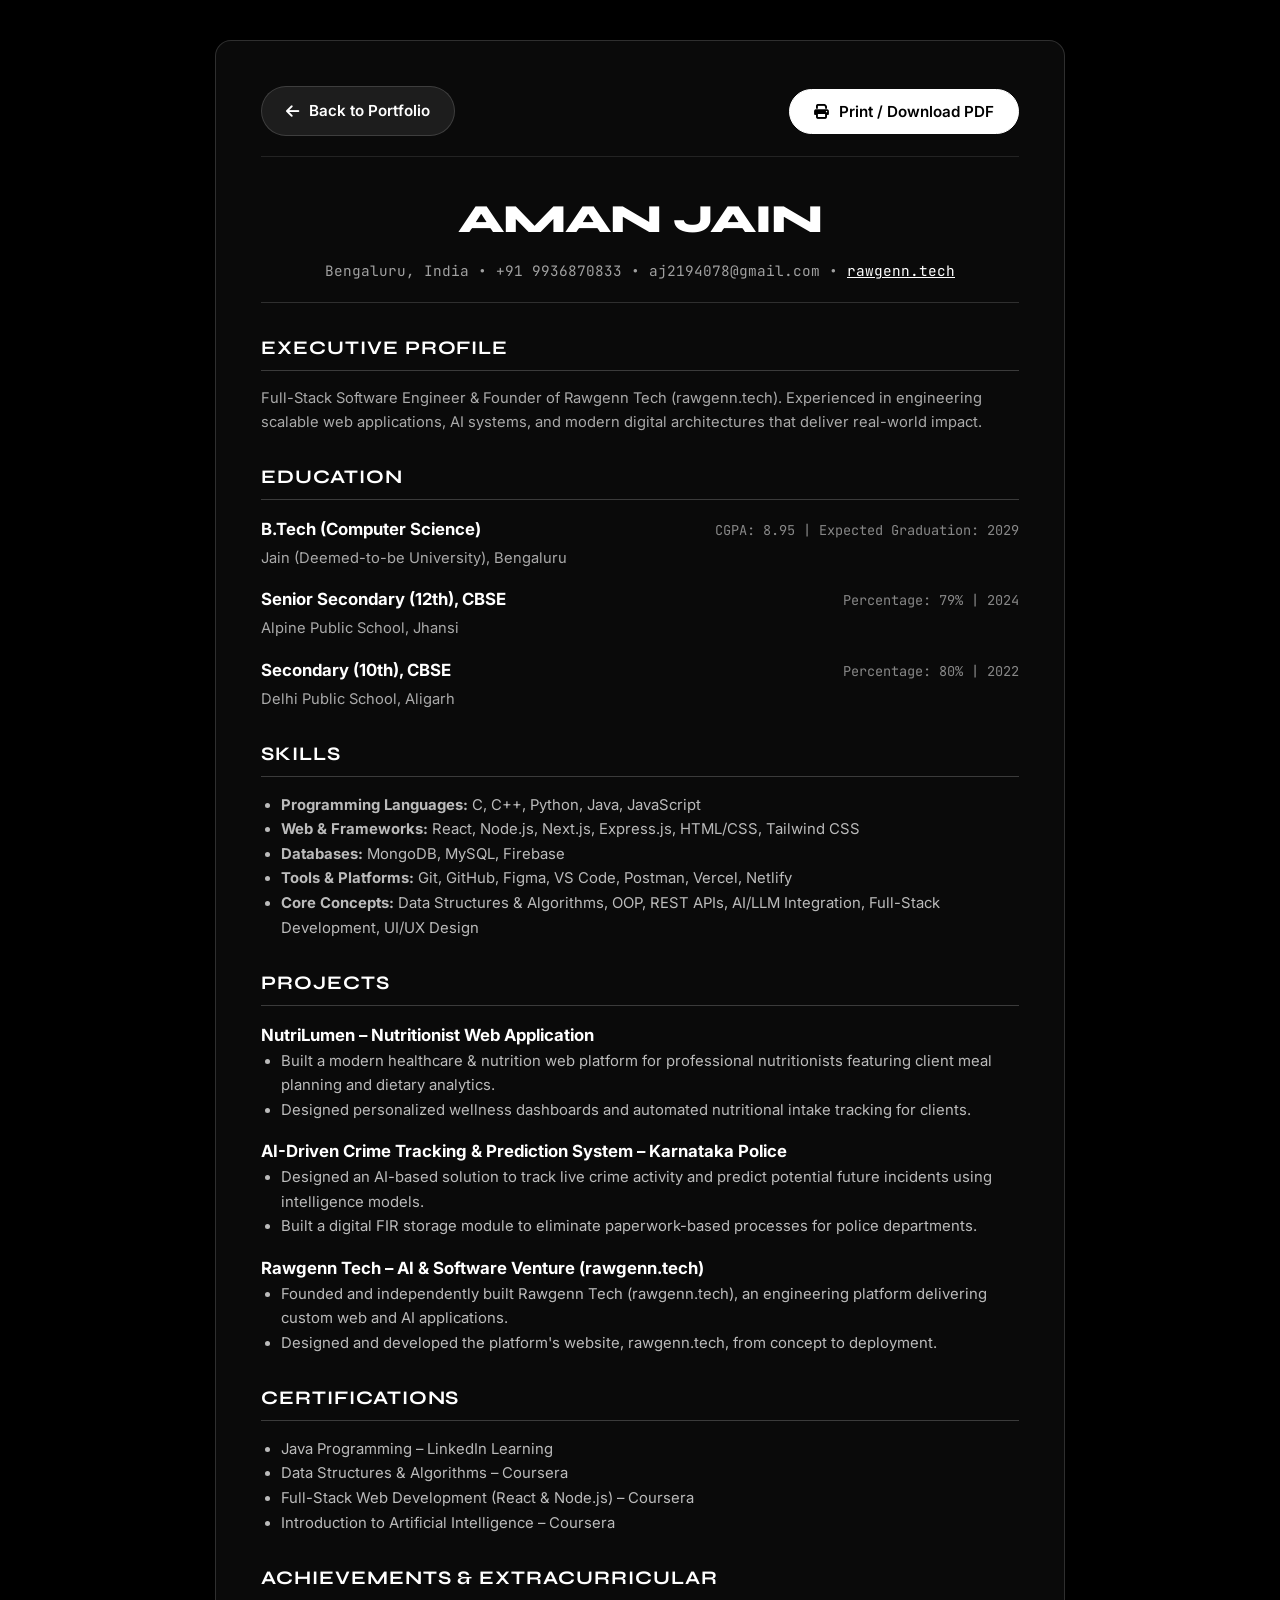
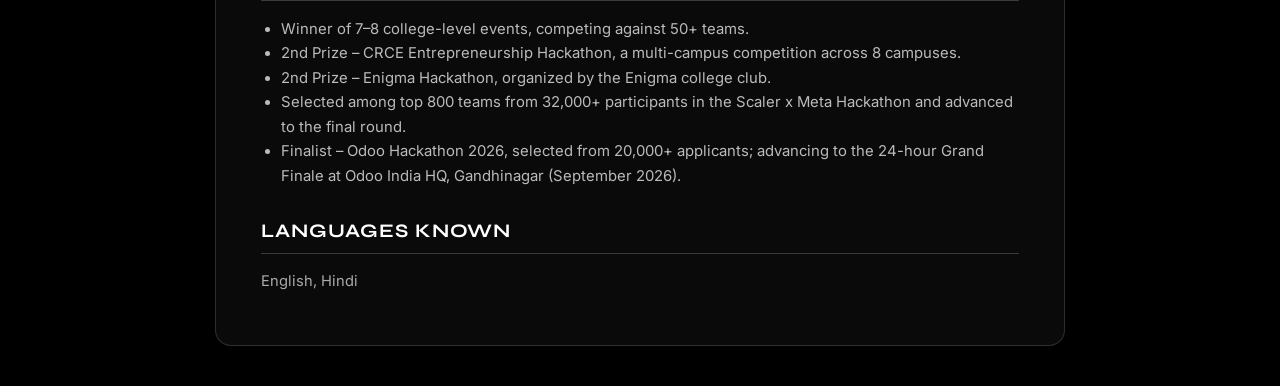
<file: cv.html>
<!DOCTYPE html>
<html lang="en">
<head>
  <meta charset="UTF-8">
  <meta name="viewport" content="width=device-width, initial-scale=1.0">
  <title>Aman Jain | Curriculum Vitae (CV)</title>
  <link rel="preconnect" href="https://fonts.googleapis.com">
  <link rel="preconnect" href="https://fonts.gstatic.com" crossorigin>
  <link href="https://fonts.googleapis.com/css2?family=Inter:wght@300;400;500;600;700&family=Syne:wght@700;800&family=JetBrains+Mono:wght@400;500&display=swap" rel="stylesheet">
  <link rel="stylesheet" href="https://cdnjs.cloudflare.com/ajax/libs/font-awesome/6.4.0/css/all.min.css">
  <link rel="stylesheet" href="style.css?v=2000">
  <style>
    body {
      background-color: #000000 !important;
      color: #ffffff !important;
      padding: 40px 20px;
      font-family: 'Inter', sans-serif;
    }
    .cv-container {
      max-width: 850px;
      margin: 0 auto;
      background: #0a0a0a;
      border: 1px solid rgba(255, 255, 255, 0.15);
      border-radius: 16px;
      padding: 45px;
      box-shadow: 0 20px 50px rgba(0, 0, 0, 0.8);
    }
    .cv-top-bar {
      display: flex;
      justify-content: space-between;
      align-items: center;
      margin-bottom: 30px;
      padding-bottom: 20px;
      border-bottom: 1px solid rgba(255, 255, 255, 0.1);
    }
    .cv-name {
      font-family: 'Syne', sans-serif;
      font-size: 2.5rem;
      font-weight: 800;
      letter-spacing: -0.02em;
      text-align: center;
      margin-bottom: 8px;
    }
    .cv-contact {
      font-family: 'JetBrains Mono', monospace;
      font-size: 0.9rem;
      color: #a0a0a0;
      text-align: center;
      margin-bottom: 30px;
      padding-bottom: 20px;
      border-bottom: 1px solid rgba(255, 255, 255, 0.15);
    }
    .cv-contact a {
      color: #ffffff;
      text-decoration: underline;
    }
    .cv-section-title {
      font-family: 'Syne', sans-serif;
      font-size: 1.2rem;
      font-weight: 700;
      text-transform: uppercase;
      letter-spacing: 0.05em;
      color: #ffffff;
      border-bottom: 1px solid rgba(255, 255, 255, 0.2);
      padding-bottom: 6px;
      margin-top: 28px;
      margin-bottom: 16px;
    }
    .cv-item {
      margin-bottom: 16px;
    }
    .cv-item-flex {
      display: flex;
      justify-content: space-between;
      align-items: baseline;
      flex-wrap: wrap;
    }
    .cv-item-title {
      font-weight: 700;
      font-size: 1.05rem;
      color: #ffffff;
    }
    .cv-item-meta {
      font-family: 'JetBrains Mono', monospace;
      font-size: 0.85rem;
      color: #888888;
    }
    .cv-item-sub {
      color: #aaaaaa;
      font-size: 0.92rem;
      margin-top: 4px;
      margin-bottom: 6px;
    }
    .cv-bullet-list {
      padding-left: 20px;
      color: #bbbbbb;
      font-size: 0.93rem;
      line-height: 1.65;
    }
    @media print {
      body { background: #ffffff !important; color: #000000 !important; }
      .cv-container { background: #ffffff !important; border: none !important; box-shadow: none !important; color: #000000 !important; }
      .cv-top-bar { display: none !important; }
      .cv-name, .cv-section-title, .cv-item-title { color: #000000 !important; }
      .cv-contact, .cv-item-meta, .cv-item-sub, .cv-bullet-list { color: #333333 !important; }
    }
  </style>
</head>
<body>
  <div class="cv-container">
    <div class="cv-top-bar">
      <a href="/" class="btn btn-outline"><i class="fa-solid fa-arrow-left"></i> Back to Portfolio</a>
      <button onclick="window.print()" class="btn btn-primary"><i class="fa-solid fa-print"></i> Print / Download PDF</button>
    </div>

    <div class="cv-name">AMAN JAIN</div>
    <div class="cv-contact">
      Bengaluru, India • +91 9936870833 • aj2194078@gmail.com • <a href="https://rawgenn.tech" target="_blank" rel="noopener">rawgenn.tech</a>
    </div>

    <div class="cv-section-title">Executive Profile</div>
    <p class="cv-item-sub">
      Full-Stack Software Engineer & Founder of Rawgenn Tech (rawgenn.tech). Experienced in engineering scalable web applications, AI systems, and modern digital architectures that deliver real-world impact.
    </p>

    <div class="cv-section-title">Education</div>
    <div class="cv-item">
      <div class="cv-item-flex">
        <span class="cv-item-title">B.Tech (Computer Science)</span>
        <span class="cv-item-meta">CGPA: 8.95 | Expected Graduation: 2029</span>
      </div>
      <div class="cv-item-sub">Jain (Deemed-to-be University), Bengaluru</div>
    </div>

    <div class="cv-item">
      <div class="cv-item-flex">
        <span class="cv-item-title">Senior Secondary (12th), CBSE</span>
        <span class="cv-item-meta">Percentage: 79% | 2024</span>
      </div>
      <div class="cv-item-sub">Alpine Public School, Jhansi</div>
    </div>

    <div class="cv-item">
      <div class="cv-item-flex">
        <span class="cv-item-title">Secondary (10th), CBSE</span>
        <span class="cv-item-meta">Percentage: 80% | 2022</span>
      </div>
      <div class="cv-item-sub">Delhi Public School, Aligarh</div>
    </div>

    <div class="cv-section-title">Skills</div>
    <ul class="cv-bullet-list">
      <li><strong>Programming Languages:</strong> C, C++, Python, Java, JavaScript</li>
      <li><strong>Web & Frameworks:</strong> React, Node.js, Next.js, Express.js, HTML/CSS, Tailwind CSS</li>
      <li><strong>Databases:</strong> MongoDB, MySQL, Firebase</li>
      <li><strong>Tools & Platforms:</strong> Git, GitHub, Figma, VS Code, Postman, Vercel, Netlify</li>
      <li><strong>Core Concepts:</strong> Data Structures & Algorithms, OOP, REST APIs, AI/LLM Integration, Full-Stack Development, UI/UX Design</li>
    </ul>

    <div class="cv-section-title">Projects</div>
    <div class="cv-item">
      <div class="cv-item-title">NutriLumen – Nutritionist Web Application</div>
      <ul class="cv-bullet-list">
        <li>Built a modern healthcare & nutrition web platform for professional nutritionists featuring client meal planning and dietary analytics.</li>
        <li>Designed personalized wellness dashboards and automated nutritional intake tracking for clients.</li>
      </ul>
    </div>

    <div class="cv-item">
      <div class="cv-item-title">AI-Driven Crime Tracking & Prediction System – Karnataka Police</div>
      <ul class="cv-bullet-list">
        <li>Designed an AI-based solution to track live crime activity and predict potential future incidents using intelligence models.</li>
        <li>Built a digital FIR storage module to eliminate paperwork-based processes for police departments.</li>
      </ul>
    </div>

    <div class="cv-item">
      <div class="cv-item-title">Rawgenn Tech – AI & Software Venture (rawgenn.tech)</div>
      <ul class="cv-bullet-list">
        <li>Founded and independently built Rawgenn Tech (rawgenn.tech), an engineering platform delivering custom web and AI applications.</li>
        <li>Designed and developed the platform's website, rawgenn.tech, from concept to deployment.</li>
      </ul>
    </div>

    <div class="cv-section-title">Certifications</div>
    <ul class="cv-bullet-list">
      <li>Java Programming – LinkedIn Learning</li>
      <li>Data Structures & Algorithms – Coursera</li>
      <li>Full-Stack Web Development (React & Node.js) – Coursera</li>
      <li>Introduction to Artificial Intelligence – Coursera</li>
    </ul>

    <div class="cv-section-title">Achievements & Extracurricular</div>
    <ul class="cv-bullet-list">
      <li>Winner of 7–8 college-level events, competing against 50+ teams.</li>
      <li>2nd Prize – CRCE Entrepreneurship Hackathon, a multi-campus competition across 8 campuses.</li>
      <li>2nd Prize – Enigma Hackathon, organized by the Enigma college club.</li>
      <li>Selected among top 800 teams from 32,000+ participants in the Scaler x Meta Hackathon and advanced to the final round.</li>
      <li>Finalist – Odoo Hackathon 2026, selected from 20,000+ applicants; advancing to the 24-hour Grand Finale at Odoo India HQ, Gandhinagar (September 2026).</li>
    </ul>

    <div class="cv-section-title">Languages Known</div>
    <p class="cv-item-sub">English, Hindi</p>
  </div>
</body>
</html>
</file>
<file: style.css>
/* ==========================================================================
   PURE BLACK & WHITE MONOCHROME DUAL-THEME PORTFOLIO STYLESHEET
   ========================================================================== */

/* --- Theme Tokens & CSS Custom Variables --- */
:root {
  --bg-dark: #000000;
  --bg-surface: rgba(8, 8, 8, 0.4);
  --bg-card: rgba(12, 12, 12, 0.45);
  --bg-card-hover: rgba(24, 24, 24, 0.65);

  --border-color: rgba(255, 255, 255, 0.14);
  --border-glow: rgba(255, 255, 255, 0.4);

  --text-main: #ffffff;
  --text-muted: #a0a0a0;
  --text-dim: #666666;

  --btn-primary-bg: #ffffff;
  --btn-primary-text: #000000;
  --btn-primary-hover: #e0e0e0;

  --btn-glass-bg: rgba(255, 255, 255, 0.08);
  --btn-glass-border: rgba(255, 255, 255, 0.15);
  --btn-glass-text: #ffffff;

  --nav-bg: rgba(10, 10, 10, 0.75);
  --input-bg: rgba(5, 5, 5, 0.5);
  --modal-bg: rgba(10, 10, 10, 0.92);

  --font-heading: 'Syne', sans-serif;
  --font-body: 'Inter', sans-serif;
  --font-code: 'JetBrains Mono', monospace;

  --shadow-lg: 0 20px 50px rgba(0, 0, 0, 0.9);
  --radius-sm: 6px;
  --radius-md: 12px;
  --radius-lg: 18px;
  --radius-full: 9999px;

  --transition-fast: 0.2s cubic-bezier(0.4, 0, 0.2, 1);
  --transition-normal: 0.35s cubic-bezier(0.4, 0, 0.2, 1);
}



/* --- Global Reset & Base Styles --- */
*, *::before, *::after {
  box-sizing: border-box;
  margin: 0;
  padding: 0;
}

html {
  scroll-behavior: smooth;
  font-size: 16px;
  background-color: var(--bg-dark);
  color: var(--text-main);
  font-family: var(--font-body);
  overflow-x: hidden;
  transition: background-color var(--transition-normal), color var(--transition-normal);
}

body {
  background-color: var(--bg-dark);
  color: var(--text-main);
  line-height: 1.6;
  min-height: 100vh;
  position: relative;
  transition: background-color var(--transition-normal), color var(--transition-normal);
}

/* Custom Scrollbar */
::-webkit-scrollbar {
  width: 8px;
}
::-webkit-scrollbar-track {
  background: var(--bg-dark);
}
::-webkit-scrollbar-thumb {
  background: var(--border-color);
  border-radius: var(--radius-full);
}
::-webkit-scrollbar-thumb:hover {
  background: var(--text-main);
}

/* Typography Utilities */
h1, h2, h3, h4, h5, h6 {
  font-family: var(--font-heading);
  letter-spacing: -0.02em;
  line-height: 1.2;
  color: var(--text-main);
}

a {
  color: inherit;
  text-decoration: none;
}

button, input, select, textarea {
  font-family: inherit;
  color: inherit;
  outline: none;
}

.text-gradient {
  color: var(--text-main);
  background: none;
  -webkit-text-fill-color: initial;
}

/* --- Custom Cursor --- */
.cursor-dot {
  width: 6px;
  height: 6px;
  background-color: var(--text-main);
  border-radius: 50%;
  position: fixed;
  top: 0;
  left: 0;
  pointer-events: none;
  z-index: 9999;
  transform: translate(-50%, -50%);
  transition: transform 0.1s ease, background-color var(--transition-normal);
}

.cursor-ring {
  width: 34px;
  height: 34px;
  border: 1px solid var(--border-glow);
  border-radius: 50%;
  position: fixed;
  top: 0;
  left: 0;
  pointer-events: none;
  z-index: 9998;
  transform: translate(-50%, -50%);
  transition: width 0.25s ease, height 0.25s ease, border-color 0.25s ease, transform 0.15s ease-out;
}

.cursor-ring.active {
  width: 50px;
  height: 50px;
  border-color: var(--text-main);
  background: rgba(128, 128, 128, 0.1);
}

@media (max-width: 768px) {
  .cursor-dot, .cursor-ring {
    display: none;
  }
}

/* --- WebGL 3D Canvas --- */
#heroCanvas {
  position: fixed;
  top: 0;
  left: 0;
  width: 100%;
  max-width: 100%;
  height: 100vh;
  z-index: 1;
  pointer-events: none;
  background: var(--bg-dark);
  transition: background var(--transition-normal);
}

/* --- Layout Container & Section System --- */
.container {
  width: 90%;
  max-width: 1280px;
  margin: 0 auto;
  position: relative;
  z-index: 2;
}

.section {
  padding: 110px 0;
  position: relative;
  z-index: 2;
}

.section-tag {
  font-family: var(--font-code);
  color: var(--text-muted);
  font-size: 0.88rem;
  font-weight: 500;
  letter-spacing: 0.15em;
  display: block;
  margin-bottom: 10px;
  text-transform: uppercase;
}

.section-title {
  font-size: 2.75rem;
  font-weight: 800;
  color: var(--text-main);
  margin-bottom: 14px;
}

.section-desc {
  color: var(--text-muted);
  font-size: 1.1rem;
  max-width: 650px;
}

.section-header.center {
  text-align: center;
  margin-bottom: 60px;
}

.section-header.center .section-desc {
  margin: 0 auto;
}

.section-header-row {
  display: flex;
  justify-content: space-between;
  align-items: flex-end;
  margin-bottom: 50px;
  flex-wrap: wrap;
  gap: 20px;
}

/* --- Glassmorphism Panel Component --- */
.glass-panel {
  background: var(--bg-card);
  backdrop-filter: blur(16px);
  -webkit-backdrop-filter: blur(16px);
  border: 1px solid var(--border-color);
  border-radius: var(--radius-lg);
  box-shadow: var(--shadow-lg);
  transition: transform var(--transition-normal), border-color var(--transition-normal), background-color var(--transition-normal);
}

.glass-panel:hover {
  border-color: var(--text-main);
}

/* --- Button System --- */
.btn {
  display: inline-flex;
  align-items: center;
  justify-content: center;
  gap: 10px;
  padding: 12px 24px;
  border-radius: var(--radius-full);
  font-weight: 600;
  font-size: 0.95rem;
  cursor: pointer;
  border: 1px solid transparent;
  transition: all var(--transition-fast);
  white-space: nowrap;
}

.btn-lg {
  padding: 15px 32px;
  font-size: 1.05rem;
}

.btn-primary, .btn-gradient {
  background: var(--btn-primary-bg);
  color: var(--btn-primary-text);
  border: 1px solid var(--btn-primary-bg);
}

.btn-primary:hover, .btn-gradient:hover {
  background: var(--btn-primary-hover);
  border-color: var(--btn-primary-hover);
  transform: translateY(-2px);
}

.btn-glass, .btn-outline {
  background: var(--btn-glass-bg);
  border: 1px solid var(--btn-glass-border);
  color: var(--btn-glass-text);
}

.btn-glass:hover, .btn-outline:hover {
  background: var(--text-main);
  color: var(--bg-dark);
  border-color: var(--text-main);
  transform: translateY(-2px);
}

.btn-full {
  width: 100%;
}

/* --- Theme Toggle Button (Disabled & Hidden) --- */
.theme-toggle-btn {
  display: none !important;
}

/* --- Navigation Header --- */
.navbar {
  position: fixed;
  top: 0;
  left: 0;
  right: 0;
  z-index: 1000;
  padding: 20px 0;
  transition: all var(--transition-normal);
}

.navbar.scrolled {
  padding: 12px 0;
  background: var(--nav-bg);
  backdrop-filter: blur(20px);
  -webkit-backdrop-filter: blur(20px);
  border-bottom: 1px solid var(--border-color);
}

.nav-container {
  width: 90%;
  max-width: 1280px;
  margin: 0 auto;
  display: flex;
  align-items: center;
  justify-content: space-between;
}

.logo {
  font-family: var(--font-heading);
  font-size: 1.4rem;
  font-weight: 800;
  letter-spacing: -0.02em;
  color: var(--text-main);
}

.logo-accent {
  color: var(--text-main);
}

.nav-links {
  display: flex;
  align-items: center;
  gap: 32px;
  background: var(--nav-bg);
  padding: 8px 24px;
  border-radius: var(--radius-full);
  border: 1px solid var(--border-color);
  backdrop-filter: blur(12px);
}

.nav-link {
  font-size: 0.9rem;
  font-weight: 500;
  color: var(--text-muted);
  transition: color var(--transition-fast);
  position: relative;
}

.nav-link:hover, .nav-link.active {
  color: var(--text-main);
}

.nav-link.active::after {
  content: '';
  position: absolute;
  bottom: -6px;
  left: 50%;
  transform: translateX(-50%);
  width: 16px;
  height: 2px;
  background: var(--text-main);
  border-radius: 2px;
}

.nav-actions {
  display: flex;
  align-items: center;
  gap: 14px;
}

.mobile-menu-toggle {
  display: none;
  background: transparent;
  border: none;
  color: var(--text-main);
  font-size: 1.4rem;
  cursor: pointer;
}

/* --- Hero Section --- */
.hero-section {
  min-height: 100vh;
  display: flex;
  flex-direction: column;
  justify-content: center;
  align-items: center;
  padding: 140px 20px 60px;
  position: relative;
  z-index: 2;
  text-align: center;
}

.hero-content {
  max-width: 900px;
  margin: 0 auto;
}

.hero-badge {
  display: inline-flex;
  align-items: center;
  gap: 10px;
  padding: 8px 20px;
  border-radius: var(--radius-full);
  background: var(--btn-glass-bg);
  border: 1px solid var(--border-color);
  color: var(--text-main);
  font-size: 0.85rem;
  font-weight: 600;
  margin-bottom: 30px;
}

.pulse-dot {
  width: 8px;
  height: 8px;
  background-color: var(--text-main);
  border-radius: 50%;
  box-shadow: 0 0 10px var(--text-main);
  animation: pulse 2s infinite;
}

@keyframes pulse {
  0% { transform: scale(0.95); opacity: 1; }
  50% { transform: scale(1.2); opacity: 0.4; }
  100% { transform: scale(0.95); opacity: 1; }
}

.hero-title {
  font-size: clamp(2.8rem, 6.5vw, 5.5rem);
  font-weight: 800;
  line-height: 1.05;
  margin-bottom: 24px;
  letter-spacing: -0.03em;
  color: var(--text-main);
}

.hero-subtitle {
  font-size: clamp(1.05rem, 2vw, 1.25rem);
  color: var(--text-muted);
  max-width: 680px;
  margin: 0 auto 40px;
  line-height: 1.7;
}

.hero-cta-group {
  display: flex;
  align-items: center;
  justify-content: center;
  gap: 18px;
  flex-wrap: wrap;
  margin-bottom: 50px;
}

/* Quick Social Dock */
.social-dock {
  display: inline-flex;
  align-items: center;
  gap: 14px;
  padding: 10px 22px;
  background: var(--nav-bg);
  border-radius: var(--radius-full);
  border: 1px solid var(--border-color);
  backdrop-filter: blur(14px);
  margin-bottom: 35px;
  position: relative;
  z-index: 5;
}

.social-dock-item {
  width: 40px;
  height: 40px;
  border-radius: 50%;
  display: flex;
  align-items: center;
  justify-content: center;
  color: var(--text-muted);
  font-size: 1.1rem;
  background: transparent;
  border: none;
  cursor: pointer;
  transition: all var(--transition-fast);
}

.social-dock-item:hover {
  color: var(--bg-dark);
  background: var(--text-main);
  transform: translateY(-3px);
}

/* Scroll Indicator */
.scroll-indicator {
  display: flex;
  flex-direction: column;
  align-items: center;
  gap: 8px;
  opacity: 0.75;
  margin-top: 20px;
  position: relative;
  z-index: 4;
}

.scroll-text {
  font-size: 0.75rem;
  font-family: var(--font-code);
  text-transform: uppercase;
  letter-spacing: 0.1em;
  color: var(--text-muted);
}

.mouse-icon {
  width: 20px;
  height: 32px;
  border: 1.5px solid var(--text-muted);
  border-radius: 12px;
  position: relative;
}

.wheel {
  width: 3px;
  height: 6px;
  background: var(--text-main);
  border-radius: 2px;
  position: absolute;
  top: 6px;
  left: 50%;
  transform: translateX(-50%);
  animation: scrollWheel 1.8s infinite;
}

@keyframes scrollWheel {
  0% { opacity: 1; transform: translate(-50%, 0); }
  100% { opacity: 0; transform: translate(-50%, 12px); }
}

/* --- Terminal CLI --- */
.terminal-card {
  max-width: 850px;
  margin: 0 auto;
  border-radius: var(--radius-lg);
  overflow: hidden;
  border: 1px solid var(--border-color);
  background: var(--terminal-bg);
  box-shadow: var(--shadow-lg);
}

.terminal-header {
  background: var(--nav-bg);
  padding: 12px 18px;
  display: flex;
  align-items: center;
  justify-content: space-between;
  border-bottom: 1px solid var(--border-color);
}

.terminal-dots {
  display: flex;
  gap: 8px;
}

.dot {
  width: 12px;
  height: 12px;
  border-radius: 50%;
  background: var(--border-color);
}

.terminal-title {
  font-family: var(--font-code);
  font-size: 0.82rem;
  color: var(--text-muted);
}

.terminal-body {
  padding: 24px;
  min-height: 200px;
  max-height: 320px;
  overflow-y: auto;
  font-family: var(--font-code);
  font-size: 0.92rem;
  display: flex;
  flex-direction: column;
  gap: 8px;
  line-height: 1.6;
}

.terminal-line {
  color: var(--text-main);
  word-break: break-word;
}

.terminal-line.text-muted {
  color: var(--text-muted);
}

.cmd-highlight {
  color: var(--text-main);
  font-weight: 700;
  text-decoration: underline;
}

.terminal-shortcuts {
  padding: 12px 24px;
  display: flex;
  align-items: center;
  gap: 10px;
  flex-wrap: wrap;
  border-top: 1px solid var(--border-color);
  background: rgba(128, 128, 128, 0.05);
}

.shortcut-label {
  font-family: var(--font-code);
  font-size: 0.78rem;
  color: var(--text-dim);
}

.cmd-pill {
  font-family: var(--font-code);
  font-size: 0.78rem;
  padding: 4px 12px;
  border-radius: var(--radius-sm);
  background: var(--btn-glass-bg);
  border: 1px solid var(--border-color);
  color: var(--text-main);
  cursor: pointer;
  transition: all var(--transition-fast);
}

.cmd-pill:hover {
  background: var(--text-main);
  color: var(--bg-dark);
}

.terminal-input-row {
  display: flex;
  align-items: center;
  gap: 12px;
  padding: 14px 24px;
  background: var(--bg-dark);
  border-top: 1px solid var(--border-color);
}

.prompt-user {
  font-family: var(--font-code);
  font-size: 0.9rem;
  color: var(--text-main);
  font-weight: 600;
}

.terminal-input-row input {
  flex-grow: 1;
  background: transparent;
  border: none;
  font-family: var(--font-code);
  font-size: 0.92rem;
  color: var(--text-main);
}

/* --- Specializations Grid --- */
.specializations-grid {
  display: grid;
  grid-template-columns: repeat(auto-fill, minmax(260px, 1fr));
  gap: 24px;
}

.spec-card {
  padding: 35px 28px;
  transition: all var(--transition-normal);
}

.spec-card:hover {
  transform: translateY(-6px);
  border-color: var(--text-main);
}

.spec-icon {
  font-size: 2.2rem;
  color: var(--text-main);
  margin-bottom: 20px;
}

.spec-card h3 {
  font-size: 1.3rem;
  margin-bottom: 12px;
  color: var(--text-main);
}

.spec-card p {
  color: var(--text-muted);
  font-size: 0.92rem;
  line-height: 1.6;
}

/* --- About Section --- */
.about-grid {
  display: grid;
  grid-template-columns: 1.2fr 0.8fr;
  gap: 30px;
  align-items: center;
}

.about-card {
  padding: 45px;
}

.about-bio h3 {
  font-size: 1.8rem;
  margin-bottom: 20px;
  color: var(--text-main);
}

.about-bio h3 .highlight {
  color: var(--text-main);
  text-decoration: underline;
  text-underline-offset: 6px;
}

.about-bio p {
  color: var(--text-muted);
  font-size: 1.05rem;
  line-height: 1.7;
  margin-bottom: 18px;
}

.about-actions {
  display: flex;
  gap: 16px;
  margin-top: 30px;
  flex-wrap: wrap;
}

.stats-grid {
  display: grid;
  grid-template-columns: repeat(2, 1fr);
  gap: 20px;
}

.stat-card {
  padding: 30px 24px;
  text-align: center;
}

.stat-icon {
  font-size: 1.6rem;
  color: var(--text-main);
  margin-bottom: 12px;
}

.stat-value {
  font-family: var(--font-heading);
  font-size: 2.5rem;
  font-weight: 800;
  color: var(--text-main);
  line-height: 1;
  margin-bottom: 8px;
}

.stat-label {
  font-size: 0.85rem;
  color: var(--text-muted);
  text-transform: uppercase;
  letter-spacing: 0.05em;
}

/* --- Skills Section --- */
.skills-categories {
  display: grid;
  grid-template-columns: repeat(3, 1fr);
  gap: 30px;
}

.skill-category-card {
  padding: 35px 30px;
}

.category-header {
  display: flex;
  align-items: center;
  gap: 14px;
  margin-bottom: 24px;
  padding-bottom: 16px;
  border-bottom: 1px solid var(--border-color);
}

.category-icon {
  font-size: 1.5rem;
  color: var(--text-main);
}

.category-header h3 {
  font-size: 1.3rem;
  color: var(--text-main);
}

.skills-tags {
  display: flex;
  flex-wrap: wrap;
  gap: 10px;
}

.skill-tag {
  display: inline-flex;
  align-items: center;
  gap: 8px;
  padding: 8px 16px;
  border-radius: var(--radius-full);
  background: var(--btn-glass-bg);
  border: 1px solid var(--border-color);
  font-size: 0.88rem;
  font-weight: 500;
  color: var(--text-main);
  transition: all var(--transition-fast);
}

.skill-tag:hover {
  background: var(--text-main);
  color: var(--bg-dark);
  transform: translateY(-2px);
}

/* --- Projects Section --- */
.projects-controls {
  display: flex;
  justify-content: space-between;
  align-items: center;
  padding: 16px 24px;
  margin-bottom: 40px;
  gap: 20px;
  flex-wrap: wrap;
}

.filter-pills {
  display: flex;
  gap: 10px;
  flex-wrap: wrap;
}

.filter-pill {
  padding: 8px 18px;
  border-radius: var(--radius-full);
  background: transparent;
  border: 1px solid var(--border-color);
  color: var(--text-muted);
  font-size: 0.88rem;
  font-weight: 500;
  cursor: pointer;
  transition: all var(--transition-fast);
}

.filter-pill:hover, .filter-pill.active {
  background: var(--text-main);
  color: var(--bg-dark);
  border-color: var(--text-main);
  font-weight: 600;
}

.search-box {
  position: relative;
  display: flex;
  align-items: center;
  min-width: 260px;
}

.search-icon {
  position: absolute;
  left: 14px;
  color: var(--text-dim);
  font-size: 0.9rem;
}

.search-box input {
  width: 100%;
  padding: 9px 36px 9px 38px;
  border-radius: var(--radius-full);
  background: var(--input-bg);
  border: 1px solid var(--border-color);
  color: var(--text-main);
  font-size: 0.9rem;
  transition: all var(--transition-fast);
}

.search-box input:focus {
  border-color: var(--text-main);
}

.clear-search-btn {
  position: absolute;
  right: 12px;
  background: transparent;
  border: none;
  color: var(--text-dim);
  cursor: pointer;
  display: none;
}

.clear-search-btn.visible {
  display: block;
}

/* Projects Grid & Cards */
.projects-grid {
  display: grid;
  grid-template-columns: repeat(auto-fill, minmax(350px, 1fr));
  gap: 30px;
}

.project-card {
  border-radius: var(--radius-lg);
  overflow: hidden;
  display: flex;
  flex-direction: column;
  position: relative;
}

.project-card:hover {
  transform: translateY(-8px);
  border-color: var(--text-main);
  box-shadow: var(--shadow-lg);
}

.project-thumb {
  width: 100%;
  height: 220px;
  overflow: hidden;
  position: relative;
  background: var(--bg-surface);
}

.project-thumb img {
  width: 100%;
  height: 100%;
  object-fit: cover;
  object-position: top center;
  transition: transform 0.6s cubic-bezier(0.2, 1, 0.2, 1);
}

.project-card:hover .project-thumb img {
  transform: scale(1.06);
}

.user-tag-badge {
  position: absolute;
  top: 14px;
  left: 14px;
  padding: 4px 12px;
  border-radius: var(--radius-full);
  background: var(--text-main);
  color: var(--bg-dark);
  font-size: 0.75rem;
  font-weight: 700;
}

.category-badge {
  position: absolute;
  top: 14px;
  right: 14px;
  padding: 4px 12px;
  border-radius: var(--radius-full);
  background: var(--bg-dark);
  border: 1px solid var(--border-color);
  color: var(--text-main);
  font-size: 0.75rem;
  font-weight: 600;
}

.admin-nav-badge {
  position: relative !important;
  top: auto !important;
  right: auto !important;
  display: inline-flex !important;
  align-items: center;
  gap: 8px;
  padding: 8px 16px;
  border-radius: var(--radius-full);
  background: rgba(255, 255, 255, 0.12);
  border: 1px solid rgba(255, 255, 255, 0.3);
  color: var(--text-main);
  font-size: 0.82rem;
  font-weight: 700;
  white-space: nowrap;
}

.project-body {
  padding: 26px;
  display: flex;
  flex-direction: column;
  flex-grow: 1;
}

.project-title {
  font-size: 1.35rem;
  font-weight: 700;
  margin-bottom: 10px;
  color: var(--text-main);
}

.project-desc {
  color: var(--text-muted);
  font-size: 0.92rem;
  line-height: 1.6;
  margin-bottom: 20px;
  display: -webkit-box;
  -webkit-line-clamp: 3;
  -webkit-box-orient: vertical;
  overflow: hidden;
}

.project-tech {
  display: flex;
  flex-wrap: wrap;
  gap: 8px;
  margin-bottom: 24px;
  margin-top: auto;
}

.tech-chip {
  font-family: var(--font-code);
  font-size: 0.75rem;
  padding: 3px 10px;
  border-radius: var(--radius-sm);
  background: var(--btn-glass-bg);
  color: var(--text-main);
  border: 1px solid var(--border-color);
}

.project-footer {
  display: flex;
  align-items: center;
  justify-content: space-between;
  padding-top: 16px;
  border-top: 1px solid var(--border-color);
}

.project-links {
  display: flex;
  gap: 12px;
}

.project-link-btn {
  width: 36px;
  height: 36px;
  border-radius: 50%;
  display: flex;
  align-items: center;
  justify-content: center;
  background: var(--btn-glass-bg);
  color: var(--text-main);
  border: 1px solid var(--border-color);
  transition: all var(--transition-fast);
}

.project-link-btn:hover {
  background: var(--text-main);
  color: var(--bg-dark);
}

.delete-project-btn {
  background: transparent;
  border: none;
  color: var(--text-dim);
  cursor: pointer;
  font-size: 0.9rem;
  transition: color var(--transition-fast);
}

.delete-project-btn:hover {
  color: var(--text-main);
}

/* Empty State */
.empty-state {
  text-align: center;
  padding: 80px 20px;
  max-width: 500px;
  margin: 0 auto;
}

.empty-state.hidden {
  display: none;
}

.empty-icon {
  font-size: 3.5rem;
  color: var(--text-dim);
  margin-bottom: 20px;
}

.empty-state h3 {
  font-size: 1.5rem;
  margin-bottom: 10px;
}

.empty-state p {
  color: var(--text-muted);
  margin-bottom: 24px;
}

/* --- Testimonials Grid --- */
.testimonials-grid {
  display: grid;
  grid-template-columns: repeat(auto-fill, minmax(320px, 1fr));
  gap: 24px;
}

.testimonial-card {
  padding: 32px;
  display: flex;
  flex-direction: column;
  justify-content: space-between;
}

.quote-icon {
  font-size: 1.8rem;
  color: var(--text-dim);
  margin-bottom: 16px;
}

.quote-text {
  font-size: 1rem;
  color: var(--text-main);
  line-height: 1.7;
  font-style: italic;
  margin-bottom: 24px;
}

.author-info h4 {
  font-size: 1rem;
  margin-bottom: 2px;
  color: var(--text-main);
}

.author-info span {
  font-size: 0.82rem;
  color: var(--text-muted);
}

/* --- FAQ Accordion --- */
.faq-container {
  max-width: 800px;
  margin: 0 auto;
  display: flex;
  flex-direction: column;
  gap: 16px;
}

.faq-item {
  border-radius: var(--radius-md);
  overflow: hidden;
}

.faq-question {
  width: 100%;
  padding: 20px 24px;
  background: transparent;
  border: none;
  display: flex;
  align-items: center;
  justify-content: space-between;
  font-size: 1.05rem;
  font-weight: 600;
  color: var(--text-main);
  cursor: pointer;
  text-align: left;
}

.faq-icon {
  font-size: 0.9rem;
  color: var(--text-muted);
  transition: transform var(--transition-fast);
}

.faq-item.active .faq-icon {
  transform: rotate(180deg);
  color: var(--text-main);
}

.faq-answer {
  max-height: 0;
  overflow: hidden;
  transition: max-height 0.35s cubic-bezier(0.4, 0, 0.2, 1);
  padding: 0 24px;
}

.faq-item.active .faq-answer {
  max-height: 200px;
  padding-bottom: 20px;
}

.faq-answer p {
  color: var(--text-muted);
  font-size: 0.95rem;
  line-height: 1.7;
}

/* --- CTA Banner --- */
.cta-banner-card {
  padding: 65px 40px;
  background: var(--bg-card);
  border: 1px solid var(--border-color);
}

.cta-banner-card .section-title {
  margin-bottom: 16px;
}

.cta-btn-group {
  display: flex;
  justify-content: center;
  gap: 18px;
  margin-top: 36px;
  flex-wrap: wrap;
}

/* --- Social Handles Grid Section --- */
.socials-grid {
  display: grid;
  grid-template-columns: repeat(auto-fill, minmax(280px, 1fr));
  gap: 24px;
}

.social-card {
  padding: 28px;
  display: flex;
  align-items: center;
  gap: 20px;
  cursor: pointer;
  transition: all var(--transition-normal);
}

.social-card:hover {
  transform: translateY(-6px);
  border-color: var(--text-main);
  box-shadow: var(--shadow-lg);
}

.social-card-icon {
  width: 54px;
  height: 54px;
  border-radius: var(--radius-md);
  background: var(--btn-glass-bg);
  display: flex;
  align-items: center;
  justify-content: center;
  font-size: 1.6rem;
  color: var(--text-main);
  flex-shrink: 0;
}

.social-card-info h3 {
  font-size: 1.15rem;
  margin-bottom: 4px;
  color: var(--text-main);
}

.social-card-info p {
  color: var(--text-muted);
  font-size: 0.88rem;
  margin-bottom: 8px;
}

.social-link-label {
  font-size: 0.78rem;
  color: var(--text-main);
  font-weight: 600;
  display: flex;
  align-items: center;
  gap: 6px;
}

/* --- Contact Form Section --- */
.contact-wrapper {
  display: grid;
  grid-template-columns: 1fr 1.2fr;
  gap: 50px;
  padding: 60px;
}

.contact-info h2 {
  font-size: 2.2rem;
  margin-bottom: 18px;
  color: var(--text-main);
}

.contact-info p {
  color: var(--text-muted);
  font-size: 1.05rem;
  margin-bottom: 40px;
  line-height: 1.7;
}

.contact-details {
  display: flex;
  flex-direction: column;
  gap: 24px;
}

.contact-detail-item {
  display: flex;
  align-items: flex-start;
  gap: 18px;
}

.contact-detail-item i {
  width: 44px;
  height: 44px;
  border-radius: 50%;
  background: var(--btn-glass-bg);
  color: var(--text-main);
  border: 1px solid var(--border-color);
  display: flex;
  align-items: center;
  justify-content: center;
  font-size: 1.1rem;
  flex-shrink: 0;
}

.contact-detail-item h4 {
  font-size: 1rem;
  margin-bottom: 2px;
  color: var(--text-main);
}

.contact-detail-item p {
  margin-bottom: 0;
  font-size: 0.92rem;
}

.contact-form {
  display: flex;
  flex-direction: column;
  gap: 20px;
}

.form-group {
  display: flex;
  flex-direction: column;
  gap: 8px;
}

.form-group label {
  font-size: 0.88rem;
  font-weight: 600;
  color: var(--text-main);
}

.form-group input,
.form-group select,
.form-group textarea {
  width: 100%;
  padding: 13px 18px;
  border-radius: var(--radius-md);
  background: var(--input-bg);
  border: 1px solid var(--border-color);
  color: var(--text-main);
  font-size: 0.95rem;
  transition: border-color var(--transition-fast);
}

.form-group input:focus,
.form-group select:focus,
.form-group textarea:focus {
  border-color: var(--text-main);
}

.form-row {
  display: grid;
  grid-template-columns: 1fr 1fr;
  gap: 20px;
}

/* --- Footer --- */
.footer {
  padding: 40px 0;
  border-top: 1px solid var(--border-color);
  position: relative;
  z-index: 2;
  background: var(--bg-dark);
}

.footer-content {
  display: flex;
  justify-content: space-between;
  align-items: center;
  flex-wrap: wrap;
  gap: 20px;
}

.footer-left p {
  color: var(--text-dim);
  font-size: 0.88rem;
  margin-top: 6px;
}

.back-to-top-btn {
  width: 44px;
  height: 44px;
  border-radius: 50%;
  background: var(--btn-glass-bg);
  border: 1px solid var(--border-color);
  color: var(--text-main);
  display: flex;
  align-items: center;
  justify-content: center;
  transition: all var(--transition-fast);
}

.back-to-top-btn:hover {
  background: var(--text-main);
  color: var(--bg-dark);
  transform: translateY(-4px);
}

/* --- Modal Overlay & Dialogs --- */
.modal-overlay {
  position: fixed;
  top: 0;
  left: 0;
  right: 0;
  bottom: 0;
  background: rgba(0, 0, 0, 0.88);
  backdrop-filter: blur(16px);
  -webkit-backdrop-filter: blur(16px);
  z-index: 100000 !important;
  display: flex;
  align-items: center;
  justify-content: center;
  padding: 20px;
  opacity: 1;
  visibility: visible;
  pointer-events: auto;
  transition: opacity var(--transition-normal);
}

[data-theme="light"] .modal-overlay {
  background: rgba(255, 255, 255, 0.85);
}

.modal-overlay.hidden {
  opacity: 0 !important;
  visibility: hidden !important;
  pointer-events: none !important;
}

.modal-card {
  width: 100%;
  max-width: 650px;
  max-height: 90vh;
  overflow-y: auto;
  padding: 36px;
  position: relative;
  background: var(--modal-bg);
  border: 1px solid var(--border-color);
  animation: modalSlideUp 0.35s cubic-bezier(0.16, 1, 0.3, 1);
}

@keyframes modalSlideUp {
  from { opacity: 0; transform: translateY(30px) scale(0.96); }
  to { opacity: 1; transform: translateY(0) scale(1); }
}

.modal-header {
  display: flex;
  justify-content: space-between;
  align-items: flex-start;
  margin-bottom: 24px;
}

.modal-header h3 {
  font-size: 1.5rem;
  margin-bottom: 4px;
  color: var(--text-main);
}

.modal-header p {
  color: var(--text-muted);
  font-size: 0.88rem;
}

.modal-close-btn {
  background: transparent;
  border: none;
  color: var(--text-dim);
  font-size: 1.8rem;
  cursor: pointer;
  line-height: 1;
  transition: color var(--transition-fast);
}

.modal-close-btn:hover {
  color: var(--text-main);
}

/* Dropzone styling */
.file-dropzone {
  border: 2px dashed var(--border-color);
  border-radius: var(--radius-md);
  padding: 30px 20px;
  text-align: center;
  background: var(--input-bg);
  cursor: pointer;
  transition: all var(--transition-fast);
  position: relative;
}

.file-dropzone:hover, .file-dropzone.dragover {
  border-color: var(--text-main);
  background: var(--btn-glass-bg);
}

.file-input-hidden {
  position: absolute;
  top: 0;
  left: 0;
  width: 100%;
  height: 100%;
  opacity: 0;
  cursor: pointer;
}

.dropzone-icon {
  font-size: 2.2rem;
  color: var(--text-main);
  margin-bottom: 10px;
}

.file-hint {
  display: block;
  font-size: 0.78rem;
  color: var(--text-dim);
  margin-top: 6px;
}

.image-preview-container {
  position: relative;
  width: 100%;
  max-height: 220px;
  overflow: hidden;
  border-radius: var(--radius-sm);
}

.image-preview-container.hidden {
  display: none;
}

.image-preview-container img {
  width: 100%;
  height: 220px;
  object-fit: cover;
}

.remove-image-btn {
  position: absolute;
  top: 10px;
  right: 10px;
  width: 32px;
  height: 32px;
  border-radius: 50%;
  background: var(--bg-dark);
  color: var(--text-main);
  border: 1px solid var(--border-color);
  cursor: pointer;
  display: flex;
  align-items: center;
  justify-content: center;
}

.modal-actions {
  display: flex;
  justify-content: flex-end;
  gap: 14px;
  margin-top: 30px;
}

/* Detail Modal Customization */
.detail-modal-card {
  max-width: 800px;
}

.detail-img {
  width: 100%;
  height: 320px;
  object-fit: cover;
  border-radius: var(--radius-md);
  margin-bottom: 24px;
}

.detail-title {
  font-size: 2rem;
  margin-bottom: 12px;
  color: var(--text-main);
}

.detail-tags {
  display: flex;
  gap: 10px;
  margin-bottom: 20px;
  flex-wrap: wrap;
}

.detail-description {
  color: var(--text-muted);
  font-size: 1.05rem;
  line-height: 1.8;
  margin-bottom: 30px;
}

.detail-actions {
  display: flex;
  gap: 16px;
  flex-wrap: wrap;
}

/* --- Toast Notification System --- */
.toast-container {
  position: fixed;
  bottom: 30px;
  right: 30px;
  z-index: 3000;
  display: flex;
  flex-direction: column;
  gap: 12px;
}

.toast {
  padding: 14px 22px;
  border-radius: var(--radius-md);
  background: var(--bg-card);
  border: 1px solid var(--text-main);
  color: var(--text-main);
  font-size: 0.92rem;
  display: flex;
  align-items: center;
  gap: 12px;
  box-shadow: var(--shadow-lg);
  animation: toastIn 0.3s cubic-bezier(0.16, 1, 0.3, 1);
}

@keyframes toastIn {
  from { opacity: 0; transform: translateX(50px); }
  to { opacity: 1; transform: translateX(0); }
}

.toast.toast-out {
  animation: toastOut 0.3s ease forwards;
}

@keyframes toastOut {
  to { opacity: 0; transform: translateY(20px); }
}

.toast-icon {
  color: var(--text-main);
  font-size: 1.1rem;
}

/* --- Responsive Media Queries --- */
@media (max-width: 1024px) {
  .about-grid {
    grid-template-columns: 1fr;
  }
  .skills-categories {
    grid-template-columns: 1fr;
  }
  .contact-wrapper {
    grid-template-columns: 1fr;
    padding: 36px;
  }
}

@media (max-width: 768px) {
  html, body {
    width: 100% !important;
    max-width: 100% !important;
    overflow-x: hidden !important;
  }

  .container {
    width: 92% !important;
    max-width: 100% !important;
    margin: 0 auto !important;
    padding: 0 !important;
    box-sizing: border-box !important;
  }

  .section {
    padding: 55px 0 !important;
    width: 100% !important;
    max-width: 100% !important;
    overflow-x: hidden !important;
  }

  .hero-section {
    padding: 95px 16px 20px !important;
    min-height: auto !important;
  }

  .hero-badge {
    font-size: 0.76rem !important;
    padding: 5px 12px !important;
    margin-bottom: 14px !important;
  }

  .hero-title {
    font-size: 2rem !important;
    line-height: 1.2 !important;
    margin-bottom: 14px !important;
    word-break: break-word !important;
  }

  .section-title {
    font-size: 1.85rem !important;
    line-height: 1.3 !important;
    word-break: break-word !important;
  }

  .hero-subtitle {
    font-size: 0.92rem !important;
    line-height: 1.55 !important;
    margin-bottom: 22px !important;
  }

  .hero-cta-group {
    display: flex !important;
    flex-direction: row !important;
    justify-content: center !important;
    width: 100% !important;
    max-width: 360px !important;
    margin: 0 auto 24px !important;
    gap: 10px !important;
  }

  .hero-cta-group .btn {
    flex: 1 !important;
    padding: 12px 14px !important;
    font-size: 0.88rem !important;
    white-space: nowrap !important;
  }

  .navbar {
    padding: 10px 0 !important;
    width: 100% !important;
  }

  .nav-container {
    width: 92% !important;
    padding: 0 !important;
  }

  .nav-actions .btn-outline {
    display: none !important;
  }

  .nav-links {
    position: fixed !important;
    top: 65px !important;
    left: 16px !important;
    right: 16px !important;
    flex-direction: column !important;
    padding: 20px !important;
    border-radius: var(--radius-md) !important;
    background: rgba(10, 10, 10, 0.96) !important;
    backdrop-filter: blur(24px) !important;
    -webkit-backdrop-filter: blur(24px) !important;
    border: 1px solid var(--border-color) !important;
    z-index: 99999 !important;
    display: none;
    box-shadow: 0 10px 40px rgba(0,0,0,0.9) !important;
  }

  .nav-links.active {
    display: flex !important;
  }

  .nav-link {
    font-size: 1rem !important;
    padding: 10px 0 !important;
    width: 100% !important;
    text-align: center !important;
  }

  .mobile-menu-toggle {
    display: flex !important;
    align-items: center;
    justify-content: center;
    width: 38px;
    height: 38px;
    border-radius: 6px;
    background: rgba(255,255,255,0.08);
    border: 1px solid var(--border-color);
  }

  /* Grid Layouts Stack Cleanly */
  .specializations-grid,
  .projects-grid,
  .skills-categories,
  .skills-grid,
  .about-grid,
  .stats-grid,
  .admin-grid,
  .hero-grid,
  .contact-wrapper {
    grid-template-columns: 1fr !important;
    width: 100% !important;
    gap: 18px !important;
  }

  .spec-card, .project-card, .stat-card, .about-card, .contact-card, .glass-panel {
    width: 100% !important;
    max-width: 100% !important;
    box-sizing: border-box !important;
  }

  /* Admin Header Card on Mobile */
  .admin-dashboard-header {
    padding: 20px 16px !important;
    flex-direction: column !important;
    align-items: flex-start !important;
    gap: 16px !important;
  }

  .admin-dashboard-header > div {
    width: 100% !important;
  }

  .form-row {
    grid-template-columns: 1fr !important;
  }

  .projects-controls {
    flex-direction: column !important;
    align-items: stretch !important;
    gap: 12px !important;
  }

  .search-box {
    width: 100% !important;
  }

  /* Terminal Container */
  .terminal-card {
    max-width: 100% !important;
    overflow-x: auto !important;
  }

  /* Modals on Mobile */
  .modal-card, .cv-modal-card, .admin-login-card {
    max-width: 94vw !important;
    padding: 24px 18px !important;
    margin: 10px auto !important;
  }

  /* Social Dock */
  .social-dock {
    flex-wrap: wrap !important;
    justify-content: center !important;
    gap: 10px !important;
  }

  /* Footer Content */
  .footer-content {
    flex-direction: column !important;
    gap: 16px !important;
    text-align: center !important;
  }
}

/* ==========================================================================
   MONOCHROME FINGER-SNAP INTRO SPLASH OVERLAY STYLES
   ========================================================================== */
.preloader-overlay {
  position: fixed;
  top: 0;
  left: 0;
  width: 100%;
  max-width: 100%;
  height: 100vh;
  z-index: 999999;
  background: #000000;
  display: flex;
  align-items: center;
  justify-content: center;
  opacity: 1;
  visibility: visible;
  transition: opacity 0.75s cubic-bezier(0.16, 1, 0.3, 1), 
              visibility 0.75s cubic-bezier(0.16, 1, 0.3, 1), 
              transform 0.75s cubic-bezier(0.16, 1, 0.3, 1),
              filter 0.75s cubic-bezier(0.16, 1, 0.3, 1);
}

.preloader-overlay.fade-out {
  opacity: 0;
  visibility: hidden;
  transform: scale(1.14);
  filter: blur(25px);
  pointer-events: none;
}

.preloader-content {
  display: flex;
  flex-direction: column;
  align-items: center;
  text-align: center;
  gap: 20px;
  position: relative;
}

.snap-animation-box {
  position: relative;
  width: 420px;
  height: 420px;
  max-width: 90vw;
  max-height: 90vw;
  display: flex;
  align-items: center;
  justify-content: center;
  filter: grayscale(100%) brightness(0) invert(1) !important;
  -webkit-filter: grayscale(100%) brightness(0) invert(1) !important;
}

/* Crisp Sharp Solid White Vector Lines (Zero Blur / Zero Glow) */
#dotLottiePlayer,
#snapLottiePlayer,
dotlottie-wc,
.snap-animation-box dotlottie-player,
.snap-animation-box dotlottie-wc {
  width: 100% !important;
  height: 100% !important;
  filter: grayscale(100%) brightness(0) invert(1) !important;
  -webkit-filter: grayscale(100%) brightness(0) invert(1) !important;
  z-index: 2;
}

.preloader-logo {
  font-family: var(--font-heading);
  font-size: 2.2rem;
  font-weight: 800;
  color: #ffffff;
  letter-spacing: -0.02em;
}

.preloader-status-text {
  font-family: var(--font-code);
  font-size: 0.8rem;
  color: var(--text-muted);
  letter-spacing: 0.15em;
  text-transform: uppercase;
}

/* ==========================================================================
   CV RESUME MODAL STYLING
   ========================================================================== */
.cv-modal-card {
  max-width: 850px;
  width: 92vw;
  max-height: 90vh;
  overflow-y: auto;
  background: rgba(10, 10, 10, 0.96);
  backdrop-filter: blur(20px);
  border: 1px solid var(--border-color);
  border-radius: var(--radius-lg);
  padding: 35px;
  color: var(--text-main);
  box-shadow: var(--shadow-lg);
}

.cv-header-title {
  font-family: var(--font-heading);
  font-size: 2.2rem;
  font-weight: 800;
  letter-spacing: -0.02em;
  color: #ffffff;
  text-align: center;
  margin-bottom: 6px;
}

.cv-sub-header {
  font-family: var(--font-code);
  font-size: 0.88rem;
  color: var(--text-muted);
  text-align: center;
  margin-bottom: 24px;
  border-bottom: 1px solid var(--border-color);
  padding-bottom: 14px;
}

.cv-section-heading {
  font-family: var(--font-heading);
  font-size: 1.1rem;
  font-weight: 700;
  color: #ffffff;
  border-bottom: 1px solid rgba(255, 255, 255, 0.2);
  padding-bottom: 6px;
  margin-top: 22px;
  margin-bottom: 12px;
  text-transform: uppercase;
  letter-spacing: 0.05em;
}

.cv-item {
  margin-bottom: 14px;
}

.cv-item-header {
  display: flex;
  justify-content: space-between;
  align-items: baseline;
  flex-wrap: wrap;
  gap: 8px;
}

.cv-item-title {
  font-weight: 700;
  color: #ffffff;
  font-size: 1rem;
}

.cv-item-date {
  font-family: var(--font-code);
  font-size: 0.82rem;
  color: var(--text-dim);
}

.cv-item-sub {
  color: var(--text-muted);
  font-size: 0.88rem;
  margin-bottom: 6px;
}

.cv-list {
  padding-left: 20px;
  color: var(--text-muted);
  font-size: 0.9rem;
  line-height: 1.65;
}

.cv-actions-row {
  display: flex;
  gap: 12px;
  justify-content: flex-end;
  margin-top: 28px;
  padding-top: 18px;
  border-top: 1px solid var(--border-color);
  flex-wrap: wrap;
}
</file>
